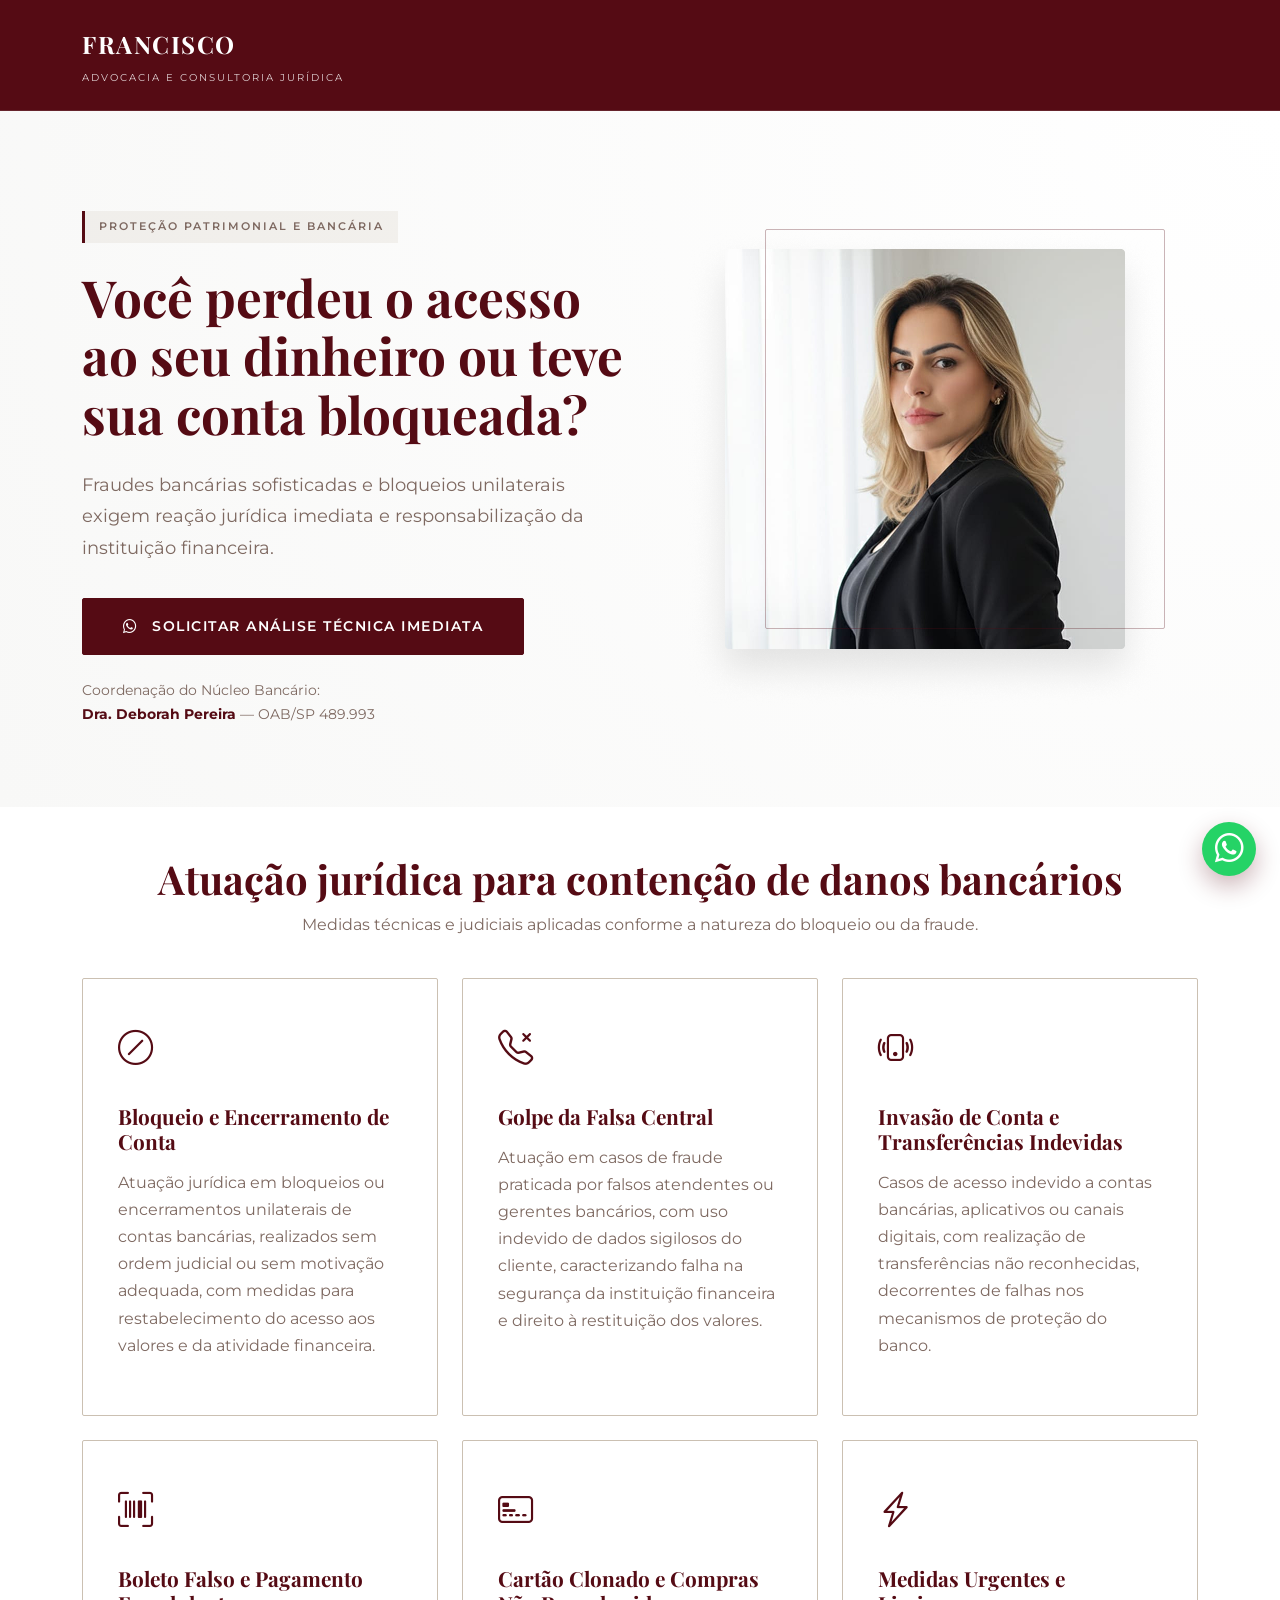
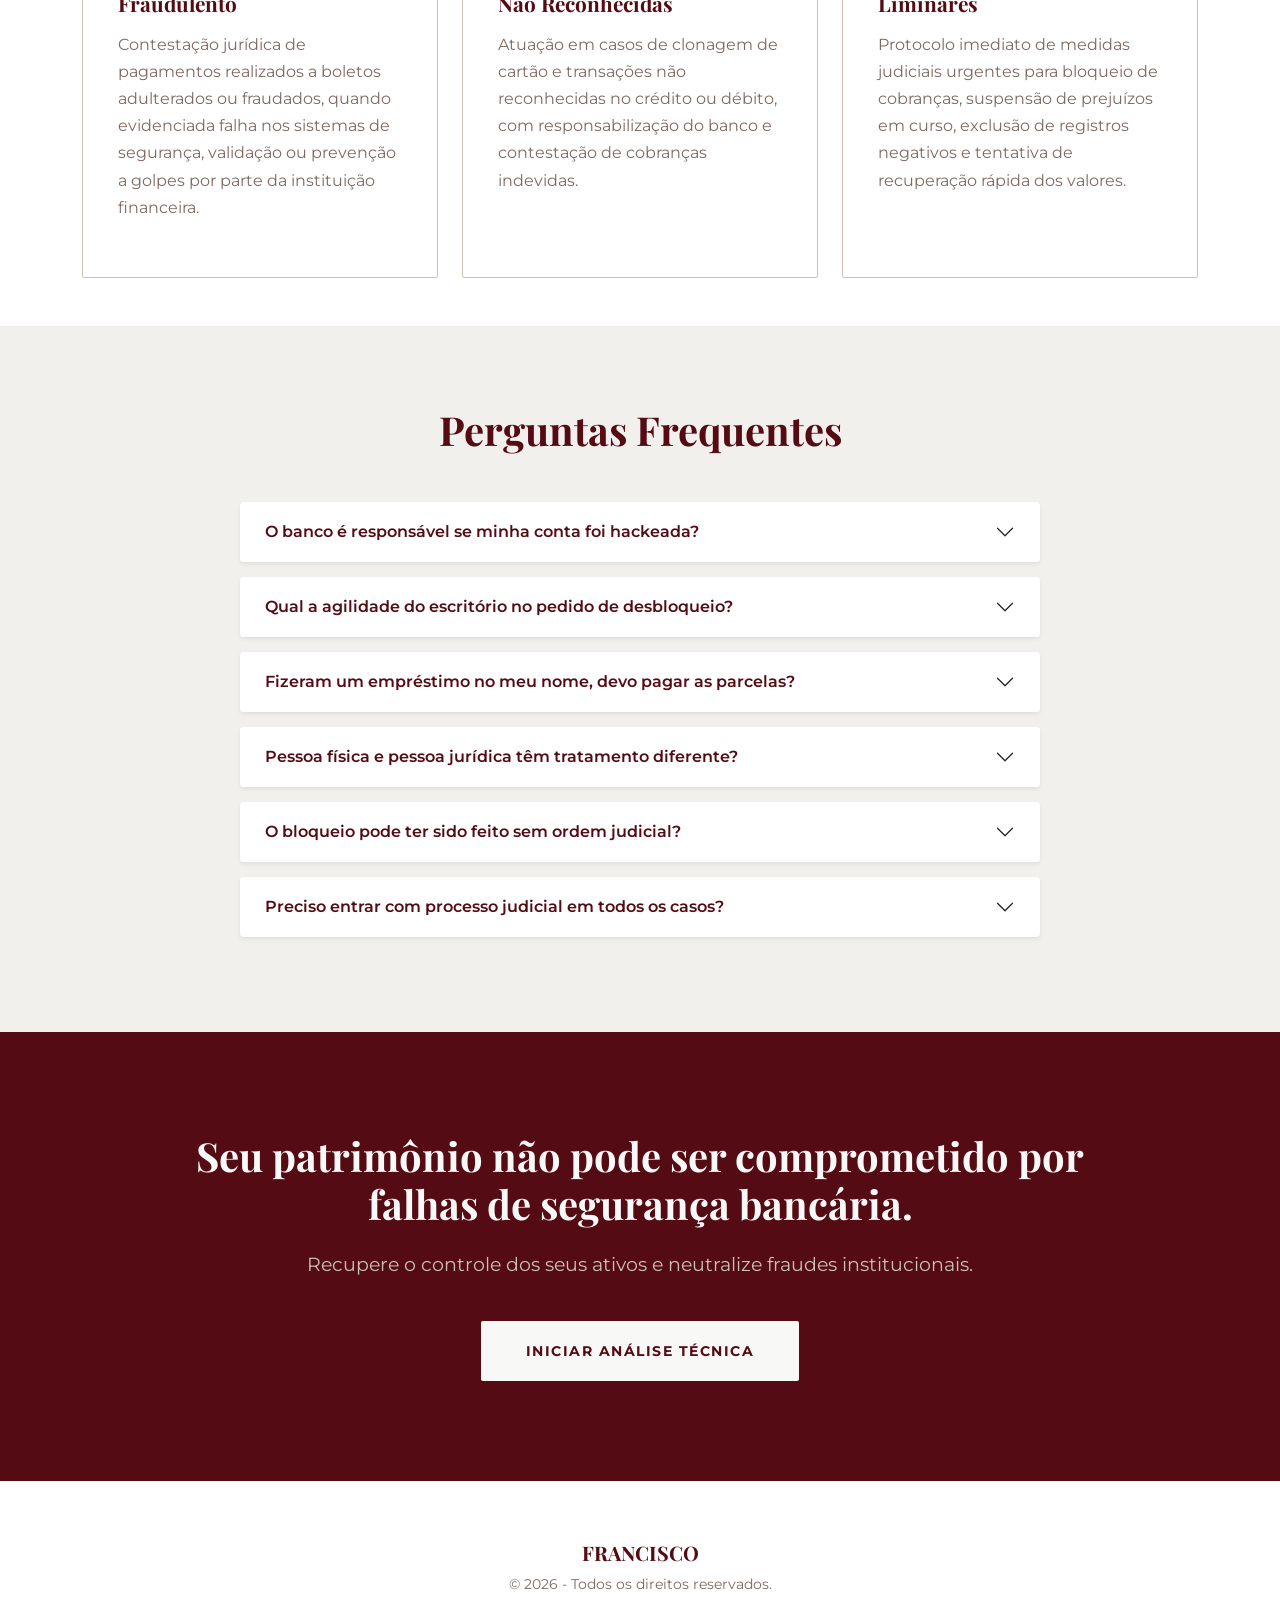
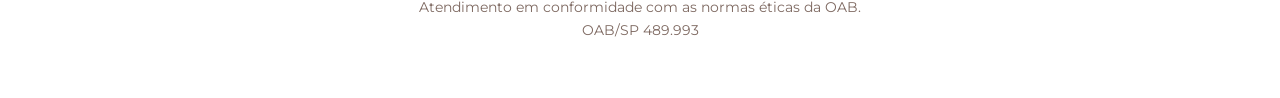
<file: direitobancario.html>
<!DOCTYPE html>
<html lang="pt-br">
<head>
    <!-- Google Tag Manager -->
        <script>(function(w,d,s,l,i){w[l]=w[l]||[];w[l].push({'gtm.start':
        new Date().getTime(),event:'gtm.js'});var f=d.getElementsByTagName(s)[0],
        j=d.createElement(s),dl=l!='dataLayer'?'&l='+l:'';j.async=true;j.src=
        'https://www.googletagmanager.com/gtm.js?id='+i+dl;f.parentNode.insertBefore(j,f);
        })(window,document,'script','dataLayer','GTM-MW98ZZ6X');</script>
    <!-- End Google Tag Manager -->
    
    <meta charset="UTF-8">
    <meta name="viewport" content="width=device-width, initial-scale=1.0">
    <title>Francisco Advogados | Direito Bancário, Fraudes e Desbloqueios</title>
    
    <link href="https://fonts.googleapis.com/css2?family=Playfair+Display:wght@600;700&family=Montserrat:wght@300;400;500;600;700&display=swap" rel="stylesheet">
    <link href="https://cdn.jsdelivr.net/npm/bootstrap@5.3.0/dist/css/bootstrap.min.css" rel="stylesheet">
    <link rel="stylesheet" href="https://cdn.jsdelivr.net/npm/bootstrap-icons@1.11.3/font/bootstrap-icons.min.css">

    <link rel="stylesheet" href="css/style.css">
    <link rel="icon" type="image/png" href="media/favicon.ico">
</head>
<body>

    <!-- Google Tag Manager (noscript) -->
        <noscript><iframe src="https://www.googletagmanager.com/ns.html?id=GTM-MW98ZZ6X"
        height="0" width="0" style="display:none;visibility:hidden"></iframe></noscript>
    <!-- End Google Tag Manager (noscript) -->
    
    
    <!-- NAV DESKTOP -->
     <nav class="navbar sticky-top d-none d-lg-block">
        <div class="container d-flex justify-content-between align-items-center">
            <a class="brand-name" href="index.html"> FRANCISCO 
                <span class="nav-tagline">ADVOCACIA E CONSULTORIA JURÍDICA</span> 
            </a>
         </div> 
        </nav> 
     
     <!-- NAV MOBILE -->
      <nav class="navbar sticky-top d-lg-none">
        <div class="container d-flex justify-content-center align-items-center text-center">
            <a class="brand-name" href="index.html"> FRANCISCO 
                <span class="nav-tagline">ADVOCACIA E CONSULTORIA JURÍDICA</span>
            </a>
        </div>
    </nav>

    <header class="hero">
        <div class="container">
            <div class="row align-items-center">
                <div class="col-lg-6">
                    <span class="badge-status">Proteção Patrimonial e Bancária</span>
                    <h1>Você perdeu o acesso ao seu dinheiro ou teve sua conta bloqueada?</h1>
                    <p>
                        Fraudes bancárias sofisticadas e bloqueios unilaterais exigem reação jurídica imediata e responsabilização da instituição financeira.                    </p>
                    <a href="https://wa.me/5511920016400?text=Ol%C3%A1!%20Vim%20pelo%20site%20do%20Francisco%20Advogados.%0A%0APreciso%20de%20ajuda%20com%20um%20caso%20de%20bloqueio%20ou%20fraude%20banc%C3%A1ria." onclick="dispararConversao()" class="btn-vinho">
                        <i class="bi bi-whatsapp me-2"></i> Solicitar Análise Técnica Imediata
                    </a>
                    <div class="mt-4 small" style="color: var(--taupe);">
                        Coordenação do Núcleo Bancário: <br> <strong style="color: var(--deep-wine);">Dra. Deborah Pereira</strong> — OAB/SP 489.993
                    </div>
                </div>
                <div class="col-lg-6 text-center">
                    <div class="img-container">
                        <img src="media/dra-deborah-pereira.webp" alt="Dra. Deborah Pereira" class="img-fluid">
                    </div>
                </div>
            </div>
        </div>
    </header>

    <section class="py-5 bg-custom-light">
        <div class="container">
            <div class="row text-center mb-4">
                <div class="col-12">
                    <h1 class="section-title">Atuação jurídica para contenção de danos bancários</h1>
                    <p class="text-muted-custom">Medidas técnicas e judiciais aplicadas conforme a natureza do bloqueio ou da fraude.</p>
                </div>
            </div>
            <div class="row g-4">
                <div class="col-md-4">
                    <div class="card-dor h-100">
                    <i class="bi bi-slash-circle"></i>
                    <h3>Bloqueio e Encerramento de Conta</h3>
                    <p class="text-muted-custom">
                        Atuação jurídica em bloqueios ou encerramentos unilaterais de contas bancárias,
                        realizados sem ordem judicial ou sem motivação adequada, com medidas para
                        restabelecimento do acesso aos valores e da atividade financeira.
                    </p>
                    </div>
                </div>

                <div class="col-md-4">
                    <div class="card-dor h-100">
                    <i class="bi bi-telephone-x"></i>
                    <h3>Golpe da Falsa Central</h3>
                    <p class="text-muted-custom">
                        Atuação em casos de fraude praticada por falsos atendentes ou gerentes bancários,
                        com uso indevido de dados sigilosos do cliente, caracterizando falha na segurança
                        da instituição financeira e direito à restituição dos valores.
                    </p>
                    </div>
                </div>

                <div class="col-md-4">
                    <div class="card-dor h-100">
                    <i class="bi bi-phone-vibrate"></i>
                    <h3>Invasão de Conta e Transferências Indevidas</h3>
                    <p class="text-muted-custom">
                        Casos de acesso indevido a contas bancárias, aplicativos ou canais digitais,
                        com realização de transferências não reconhecidas, decorrentes de falhas nos
                        mecanismos de proteção do banco.
                    </p>
                    </div>
                </div>

                <div class="col-md-4">
                    <div class="card-dor h-100">
                    <i class="bi bi-upc-scan"></i>
                    <h3>Boleto Falso e Pagamento Fraudulento</h3>
                    <p class="text-muted-custom">
                        Contestação jurídica de pagamentos realizados a boletos adulterados ou fraudados,
                        quando evidenciada falha nos sistemas de segurança, validação ou prevenção a golpes
                        por parte da instituição financeira.
                    </p>
                    </div>
                </div>

                <div class="col-md-4">
                    <div class="card-dor h-100">
                    <i class="bi bi-credit-card-2-front"></i>
                    <h3>Cartão Clonado e Compras Não Reconhecidas</h3>
                    <p class="text-muted-custom">
                        Atuação em casos de clonagem de cartão e transações não reconhecidas no crédito
                        ou débito, com responsabilização do banco e contestação de cobranças indevidas.
                    </p>
                    </div>
                </div>

                <div class="col-md-4">
                    <div class="card-dor h-100">
                    <i class="bi bi-lightning-charge"></i>
                    <h3>Medidas Urgentes e Liminares</h3>
                    <p class="text-muted-custom">
                        Protocolo imediato de medidas judiciais urgentes para bloqueio de cobranças,
                        suspensão de prejuízos em curso, exclusão de registros negativos e tentativa
                        de recuperação rápida dos valores.
                    </p>
                    </div>
                </div>
            </div>


        </div>
    </section>

    <section class="faq-section">
        <div class="container">
            <h1 class="text-center mb-5">Perguntas Frequentes</h1>
            <div class="accordion mx-auto" id="faqAccordion" style="max-width: 800px;">
                <div class="accordion-item shadow-sm border-0">
                    <h2 class="accordion-header">
                        <button class="accordion-button collapsed" type="button" data-bs-toggle="collapse" data-bs-target="#collapseOne">
                            O banco é responsável se minha conta foi hackeada?
                        </button>
                    </h2>
                    <div id="collapseOne" class="accordion-collapse collapse" data-bs-parent="#faqAccordion">
                        <div class="accordion-body">
                            Em muitos casos, sim. Especialmente quando há falha na segurança do sistema ou ausência de mecanismos adequados de proteção. Cada situação exige análise técnica individual.
                        </div>
                    </div>
                </div>
                <div class="accordion-item shadow-sm border-0">
                    <h2 class="accordion-header">
                        <button class="accordion-button collapsed" type="button" data-bs-toggle="collapse" data-bs-target="#collapseTwo">
                            Qual a agilidade do escritório no pedido de desbloqueio?
                        </button>
                    </h2>
                    <div id="collapseTwo" class="accordion-collapse collapse" data-bs-parent="#faqAccordion">
                        <div class="accordion-body">
                            Após a análise inicial, as medidas cabíveis podem ser protocoladas em até 48 horas, conforme a complexidade do caso e a documentação apresentada.
                        </div>
                    </div>
                </div>
                <div class="accordion-item shadow-sm border-0">
                    <h2 class="accordion-header">
                        <button class="accordion-button collapsed" type="button" data-bs-toggle="collapse" data-bs-target="#collapseThree">
                            Fizeram um empréstimo no meu nome, devo pagar as parcelas?
                        </button>
                    </h2>
                    <div id="collapseThree" class="accordion-collapse collapse" data-bs-parent="#faqAccordion">
                        <div class="accordion-body">
                            Não necessariamente. Em situações de fraude, é possível discutir judicialmente a validade do contrato e buscar a suspensão das cobranças.
                        </div>
                    </div>
                </div>

                <div class="accordion-item shadow-sm border-0">
                    <h2 class="accordion-header">
                        <button class="accordion-button collapsed" type="button" data-bs-toggle="collapse" data-bs-target="#collapseThree">
                            Pessoa física e pessoa jurídica têm tratamento diferente?
                        </button>
                    </h2>
                    <div id="collapseThree" class="accordion-collapse collapse" data-bs-parent="#faqAccordion">
                        <div class="accordion-body">
                            Sim. Contas de pessoa jurídica possuem particularidades contratuais e operacionais que exigem análise específica, especialmente quando há impacto no capital de giro ou na atividade empresarial.
                        </div>
                    </div>
                </div>

                <div class="accordion-item shadow-sm border-0">
                    <h2 class="accordion-header">
                        <button class="accordion-button collapsed" type="button" data-bs-toggle="collapse" data-bs-target="#collapseThree">
                            O bloqueio pode ter sido feito sem ordem judicial?
                        </button>
                    </h2>
                    <div id="collapseThree" class="accordion-collapse collapse" data-bs-parent="#faqAccordion">
                        <div class="accordion-body">
                            Sim. Instituições financeiras podem realizar bloqueios administrativos em determinadas situações, o que não impede a análise jurídica da legalidade da medida.
                        </div>
                    </div>
                </div>

                <div class="accordion-item shadow-sm border-0">
                    <h2 class="accordion-header">
                        <button class="accordion-button collapsed" type="button" data-bs-toggle="collapse" data-bs-target="#collapseThree">
                            Preciso entrar com processo judicial em todos os casos?
                        </button>
                    </h2>
                    <div id="collapseThree" class="accordion-collapse collapse" data-bs-parent="#faqAccordion">
                        <div class="accordion-body">
                            Não. Cada caso é avaliado individualmente. Em algumas situações, medidas extrajudiciais ou administrativas podem ser adotadas antes da via judicial.
                        </div>
                    </div>
                </div>
            </div>
        </div>
    </section>

    <section class="cta-final text-center" id="action">
        <div class="container w-75">
            <h2>Seu patrimônio não pode ser comprometido por falhas de segurança bancária.</h2>
            <p>Recupere o controle dos seus ativos e neutralize fraudes institucionais.</p>
            <a href="https://wa.me/5511920016400?text=Ol%C3%A1!%20Vim%20pelo%20site%20do%20Francisco%20Advogados.%0A%0AGostaria%20de%20uma%20an%C3%A1lise%20sobre%20bloqueio%20ou%20fraude%20banc%C3%A1ria." onclick="dispararConversao()" class="btn-final">INICIAR ANÁLISE TÉCNICA</a>
        </div>
    </section>

    <footer class="footer-custom text-center">
    <div class="container">
        <h5 class="footer-brand">FRANCISCO</h5>
        <p class="footer-text mb-0">
        © 2026 - Todos os direitos reservados.
        </p>
        <p class="footer-text">Atendimento em conformidade com as normas éticas da OAB.
        <br>
        OAB/SP 489.993
        </p>
    </div>
    </footer>

    <script src="https://cdn.jsdelivr.net/npm/bootstrap@5.3.0/dist/js/bootstrap.bundle.min.js"></script>
    
    <a href="https://wa.me/5511920016400?text=Ol%C3%A1!%20Vim%20pelo%20site%20do%20Francisco%20Advogados.%0A%0AGostaria%20de%20uma%20an%C3%A1lise%20sobre%20bloqueio%20ou%20fraude%20banc%C3%A1ria." onclick="dispararConversao()" class="whatsapp-float" aria-label="Contato via WhatsApp">
    <i class="bi bi-whatsapp"></i>
    </a>

</body>
</html>
</file>
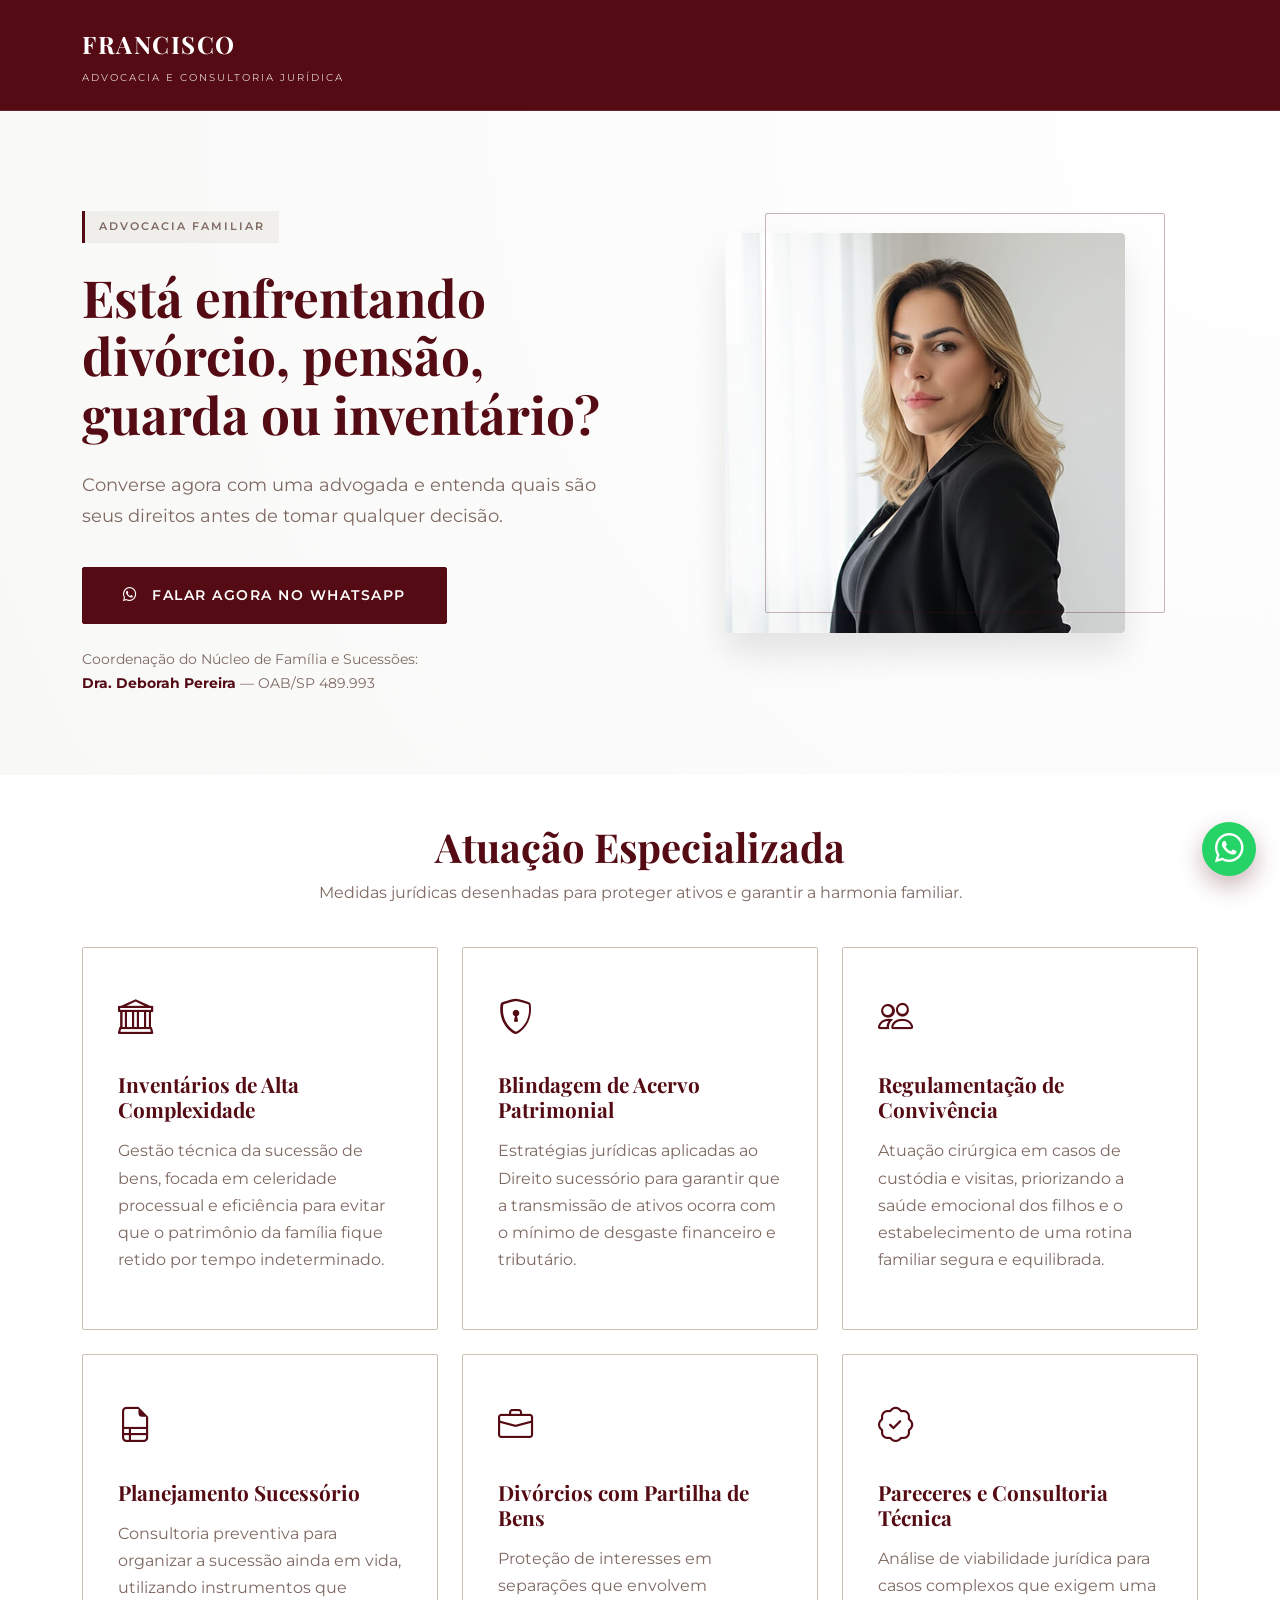
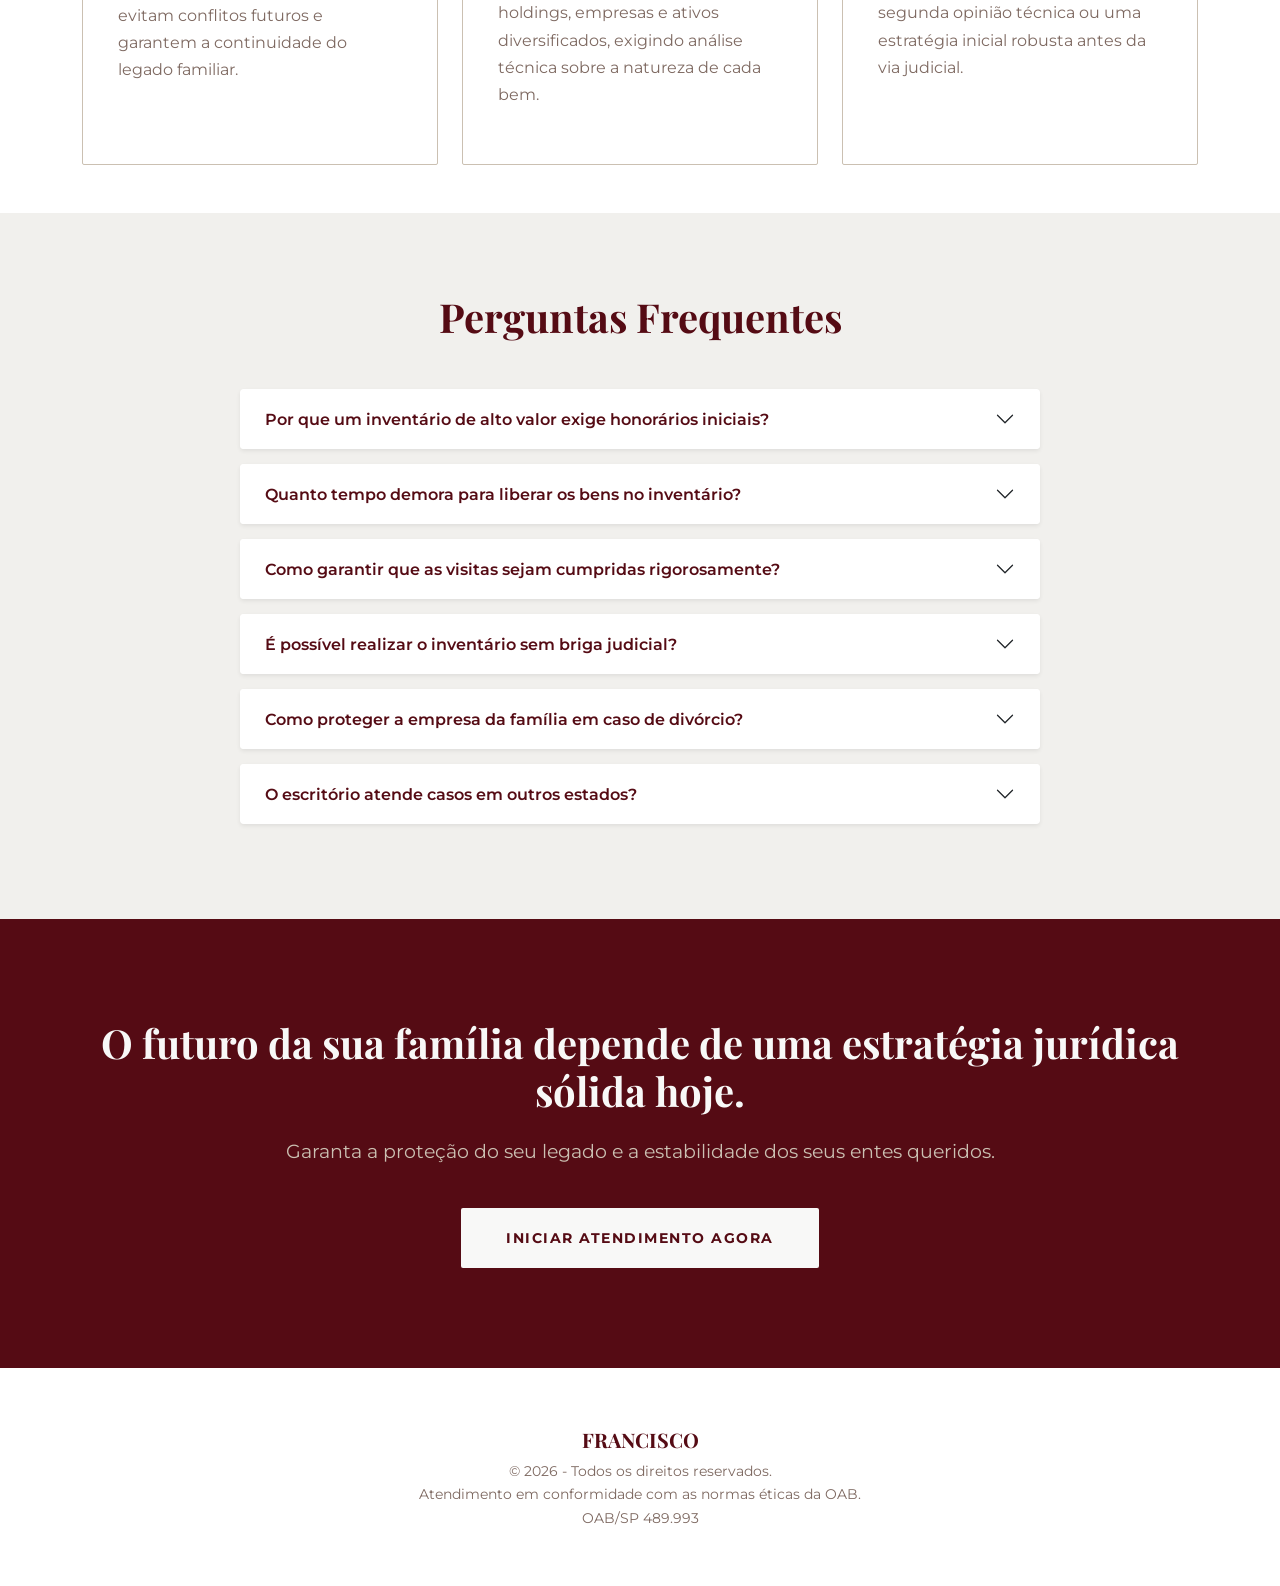
<file: direitodefamilia.html>
<!DOCTYPE html>
<html lang="pt-br">
<head>
    <!-- Google Tag Manager -->
        <script>(function(w,d,s,l,i){w[l]=w[l]||[];w[l].push({'gtm.start':
        new Date().getTime(),event:'gtm.js'});var f=d.getElementsByTagName(s)[0],
        j=d.createElement(s),dl=l!='dataLayer'?'&l='+l:'';j.async=true;j.src=
        'https://www.googletagmanager.com/gtm.js?id='+i+dl;f.parentNode.insertBefore(j,f);
        })(window,document,'script','dataLayer','GTM-KS8Z257P');</script>
    <!-- End Google Tag Manager -->
     

    <meta charset="UTF-8">
    <meta name="viewport" content="width=device-width, initial-scale=1.0">
    <title>Francisco Advogados | Inventários de Alto Valor e Direito de Família</title>
    
    <link href="https://fonts.googleapis.com/css2?family=Playfair+Display:wght@600;700&family=Montserrat:wght@300;400;500;600;700&display=swap" rel="stylesheet">
    <link href="https://cdn.jsdelivr.net/npm/bootstrap@5.3.0/dist/css/bootstrap.min.css" rel="stylesheet">
    <link rel="stylesheet" href="https://cdn.jsdelivr.net/npm/bootstrap-icons@1.11.3/font/bootstrap-icons.min.css">

    <link rel="stylesheet" href="css/style.css">
    <link rel="icon" type="image/png" href="media/favicon.ico">
</head>
<body>
    
    <!-- Google Tag Manager (noscript) -->
    <noscript><iframe src="https://www.googletagmanager.com/ns.html?id=GTM-KS8Z257P"
    height="0" width="0" style="display:none;visibility:hidden"></iframe></noscript>
    <!-- End Google Tag Manager (noscript) -->

    <nav class="navbar sticky-top d-none d-lg-block">
        <div class="container d-flex justify-content-between align-items-center">
            <a class="brand-name" href="index.html"> FRANCISCO 
                <span class="nav-tagline">ADVOCACIA E CONSULTORIA JURÍDICA</span> 
            </a>
         </div> 
        </nav> 
     
     <nav class="navbar sticky-top d-lg-none">
        <div class="container d-flex justify-content-center align-items-center text-center">
            <a class="brand-name" href="index.html"> FRANCISCO 
                <span class="nav-tagline">ADVOCACIA E CONSULTORIA JURÍDICA</span>
            </a>
        </div>
    </nav>

    <header class="hero" id="main topo">
        <div class="container">
            <div class="row align-items-center">
                <div class="col-lg-6">
                    <span class="badge-status">Advocacia Familiar</span>
                    <h1>Está enfrentando divórcio, pensão, guarda ou inventário?</h1>
                    <p>Converse agora com uma advogada e entenda quais são seus direitos antes de tomar qualquer decisão.
                    </p>
                    
                    <a href="https://wa.me/5511920016400?text=Ol%C3%A1%2C%20Dra.%20Thayna%20Francisco.%20Solicito%20uma%20an%C3%A1lise%20estrat%C3%A9gica%20de%20Direito%20de%20Fam%C3%ADlia%2FSucess%C3%B5es%20na%20Francisco%20Advocacia.%20Aguardo%20orienta%C3%A7%C3%B5es." onclick="dispararConversao()" class="btn-vinho">
                        <i class="bi bi-whatsapp me-2"></i> FALAR AGORA NO WHATSAPP
                    </a>
                    <div class="mt-4 small" style="color: var(--taupe);">
                        Coordenação do Núcleo de Família e Sucessões: <br> <strong style="color: var(--deep-wine);">Dra. Deborah Pereira</strong> — OAB/SP 489.993
                    </div>
                </div>
                <div class="col-lg-6 text-center">
                    <div class="img-container">
                        <img src="media/dra-deborah-pereira.webp" alt="Dra. Deborah Pereira" class="img-fluid">
                    </div>
                </div>
            </div>
        </div>
    </header>

    <section class="py-5 bg-custom-light">
        <div class="container">
            <div class="row text-center mb-4">
                <div class="col-12">
                    <h1 class="section-title">Atuação Especializada</h1>
                    <p class="text-muted-custom">Medidas jurídicas desenhadas para proteger ativos e garantir a harmonia familiar.</p>
                </div>
            </div>
            <div class="row g-4">
                <div class="col-md-4">
                    <div class="card-dor h-100">
                    <i class="bi bi-bank"></i>
                    <h3>Inventários de Alta Complexidade</h3>
                    <p class="text-muted-custom">
                        Gestão técnica da sucessão de bens, focada em celeridade processual e eficiência para evitar que o patrimônio da família fique retido por tempo indeterminado.
                    </p>
                    </div>
                </div>

                <div class="col-md-4">
                    <div class="card-dor h-100">
                    <i class="bi bi-shield-lock"></i>
                    <h3>Blindagem de Acervo Patrimonial</h3>
                    <p class="text-muted-custom">
                        Estratégias jurídicas aplicadas ao Direito sucessório para garantir que a transmissão de ativos ocorra com o mínimo de desgaste financeiro e tributário.
                    </p>
                    </div>
                </div>

                <div class="col-md-4">
                    <div class="card-dor h-100">
                    <i class="bi bi-people"></i>
                    <h3>Regulamentação de Convivência</h3>
                    <p class="text-muted-custom">
                        Atuação cirúrgica em casos de custódia e visitas, priorizando a saúde emocional dos filhos e o estabelecimento de uma rotina familiar segura e equilibrada.
                    </p>
                    </div>
                </div>

                <div class="col-md-4">
                    <div class="card-dor h-100">
                    <i class="bi bi-file-earmark-ruled"></i>
                    <h3>Planejamento Sucessório</h3>
                    <p class="text-muted-custom">
                        Consultoria preventiva para organizar a sucessão ainda em vida, utilizando instrumentos que evitam conflitos futuros e garantem a continuidade do legado familiar.
                    </p>
                    </div>
                </div>

                <div class="col-md-4">
                    <div class="card-dor h-100">
                    <i class="bi bi-briefcase"></i>
                    <h3>Divórcios com Partilha de Bens</h3>
                    <p class="text-muted-custom">
                        Proteção de interesses em separações que envolvem holdings, empresas e ativos diversificados, exigindo análise técnica sobre a natureza de cada bem.
                    </p>
                    </div>
                </div>

                <div class="col-md-4">
                    <div class="card-dor h-100">
                    <i class="bi bi-patch-check"></i>
                    <h3>Pareceres e Consultoria Técnica</h3>
                    <p class="text-muted-custom">
                        Análise de viabilidade jurídica para casos complexos que exigem uma segunda opinião técnica ou uma estratégia inicial robusta antes da via judicial.
                    </p>
                    </div>
                </div>
            </div>


        </div>
    </section>

    <section class="faq-section">
        <div class="container">
            <h1 class="text-center mb-5">Perguntas Frequentes</h1>
            <div class="accordion mx-auto" id="faqAccordion" style="max-width: 800px;">
                <div class="accordion-item shadow-sm border-0">
                    <h2 class="accordion-header">
                        <button class="accordion-button collapsed" type="button" data-bs-toggle="collapse" data-bs-target="#collapseOne">
                            Por que um inventário de alto valor exige honorários iniciais?
                        </button>
                    </h2>
                    <div id="collapseOne" class="accordion-collapse collapse" data-bs-parent="#faqAccordion">
                        <div class="accordion-body">
                            Demandas de alto patrimônio exigem uma análise estratégica profunda antes mesmo do protocolo. Os honorários iniciais garantem a dedicação técnica necessária para mapear riscos tributários e evitar que o processo se arraste por anos, o que custaria muito mais caro em perdas de ativos.
                        </div>
                    </div>
                </div>
                <div class="accordion-item shadow-sm border-0">
                    <h2 class="accordion-header">
                        <button class="accordion-button collapsed" type="button" data-bs-toggle="collapse" data-bs-target="#collapseTwo">
                            Quanto tempo demora para liberar os bens no inventário?
                        </button>
                    </h2>
                    <div id="collapseTwo" class="accordion-collapse collapse" data-bs-parent="#faqAccordion">
                        <div class="accordion-body">
                            O tempo varia conforme a harmonia entre herdeiros e a organização documental. Com uma condução técnica assertiva, é possível utilizar alvarás judiciais para manter a liquidez da família enquanto o processo tramita.
                        </div>
                    </div>
                </div>
                <div class="accordion-item shadow-sm border-0">
                    <h2 class="accordion-header">
                        <button class="accordion-button collapsed" type="button" data-bs-toggle="collapse" data-bs-target="#collapseThree">
                            Como garantir que as visitas sejam cumpridas rigorosamente?
                        </button>
                    </h2>
                    <div id="collapseThree" class="accordion-collapse collapse" data-bs-parent="#faqAccordion">
                        <div class="accordion-body">
                            Através de um plano de convivência detalhado e homologado judicialmente, que preveja mecanismos de fiscalização e proteção contra alienação parental ou descumprimentos unilaterais.
                        </div>
                    </div>
                </div>

                <div class="accordion-item shadow-sm border-0">
                    <h2 class="accordion-header">
                        <button class="accordion-button collapsed" type="button" data-bs-toggle="collapse" data-bs-target="#collapseFour">
                            É possível realizar o inventário sem briga judicial?
                        </button>
                    </h2>
                    <div id="collapseFour" class="accordion-collapse collapse" data-bs-parent="#faqAccordion">
                        <div class="accordion-body">
                            Sim. Se houver consenso entre herdeiros maiores e capazes, o inventário extrajudicial em cartório é o caminho mais rápido e eficiente para a partilha de bens.
                        </div>
                    </div>
                </div>

                <div class="accordion-item shadow-sm border-0">
                    <h2 class="accordion-header">
                        <button class="accordion-button collapsed" type="button" data-bs-toggle="collapse" data-bs-target="#collapseFive">
                            Como proteger a empresa da família em caso de divórcio?
                        </button>
                    </h2>
                    <div id="collapseFive" class="accordion-collapse collapse" data-bs-parent="#faqAccordion">
                        <div class="accordion-body">
                            É necessário analisar o regime de bens e o contrato social. Muitas vezes, medidas de blindagem societária e acordos pré-nupciais ou de convivência são as chaves para evitar que a operação do negócio seja afetada.
                        </div>
                    </div>
                </div>

                <div class="accordion-item shadow-sm border-0">
                    <h2 class="accordion-header">
                        <button class="accordion-button collapsed" type="button" data-bs-toggle="collapse" data-bs-target="#collapseSix">
                            O escritório atende casos em outros estados?
                        </button>
                    </h2>
                    <div id="collapseSix" class="accordion-collapse collapse" data-bs-parent="#faqAccordion">
                        <div class="accordion-body">
                            Sim. Graças ao processo digital, atuamos em todo o território nacional, mantendo o mesmo padrão de excelência e atendimento personalizado via canais digitais ou reuniões estratégicas.
                        </div>
                    </div>
                </div>
            </div>
        </div>
    </section>

    <section class="cta-final text-center" id="action">
        <div class="container w-100">
            <h2>O futuro da sua família depende de uma estratégia jurídica sólida hoje.</h2>
            <p>Garanta a proteção do seu legado e a estabilidade dos seus entes queridos.</p>
            <a href="https://wa.me/5511920016400?text=Ol%C3%A1%2C%20Dra.%20Thayna%20Francisco.%20Solicito%20uma%20an%C3%A1lise%20estrat%C3%A9gica%20de%20Direito%20de%20Fam%C3%ADlia%2FSucess%C3%B5es%20na%20Francisco%20Advocacia.%20Aguardo%20orienta%C3%A7%C3%B5es." onclick="dispararConversao()" class="btn-final">INICIAR ATENDIMENTO AGORA</a>
        </div>
    </section>

    <footer class="footer-custom text-center">
    <div class="container">
        <h5 class="footer-brand">FRANCISCO</h5>
        <p class="footer-text mb-0">
        © 2026 - Todos os direitos reservados.
        </p>
        <p class="footer-text">Atendimento em conformidade com as normas éticas da OAB.
        <br>
        OAB/SP 489.993
        </p>
    </div>
    </footer>

    <script src="https://cdn.jsdelivr.net/npm/bootstrap@5.3.0/dist/js/bootstrap.bundle.min.js"></script>
    
    <a href="https://wa.me/5511920016400?text=Ol%C3%A1%2C%20Dra.%20Thayna%20Francisco.%20Solicito%20uma%20an%C3%A1lise%20estrat%C3%A9gica%20de%20Direito%20de%20Fam%C3%ADlia%2FSucess%C3%B5es%20na%20Francisco%20Advocacia.%20Aguardo%20orienta%C3%A7%C3%B5es."onclick="dispararConversao()" class="whatsapp-float" aria-label="Contato via WhatsApp">
    <i class="bi bi-whatsapp"></i>
    </a>

</body>
</html>
</file>
<file: css/style.css>
:root {
  /* PALETA OFICIAL */
  --deep-wine: #550B14;
  --off-white: #F8F8F7;
  --soft-beige: #CBC0B2;
  --taupe: #7E6961;
  --text-dark: #2c2c2c;
  
  /* Gold Matte Simulation */
  --gold-matte: #C5A059; 
  --gold-gradient: linear-gradient(135deg, #D4AF37 0%, #C5A059 100%);
}

body {
  background-color: var(--off-white);
  font-family: 'Montserrat', sans-serif;
  color: var(--text-dark);
  line-height: 1.7;
}

/* TIPOGRAFIA GLOBAL */
h1, h2, h3, .brand-name, .step-number, .footer-brand {
  font-family: 'Playfair Display', serif;
  font-weight: 700;
  color: var(--deep-wine);
}

/* --- NAVBAR (Padronizada Dark Wine) --- */
.navbar {
  background-color: var(--deep-wine);
  padding: 1.5rem 0;
  border-bottom: 1px solid rgba(255,255,255,0.1);
}

.brand-name {
  color: #ffffff !important; /* Força branco sobre o fundo vinho */
  font-size: 1.5rem;
  letter-spacing: 1.5px;
  text-decoration: none;
  text-transform: uppercase;
}

.nav-tagline {
  font-size: 0.65rem;
  display: block;
  letter-spacing: 2px;
  color: rgba(255, 255, 255, 0.8);
  font-family: 'Montserrat', sans-serif;
  font-weight: 400;
  margin-top: 4px;
}

/* Botão Navbar (Outline Branco) */
.btn-outline-custom, 
.navbar .btn-outline-light { 
  /* Unificando classes para garantir o estilo */
  border: 1px solid #ffffff;
  color: #ffffff;
  background: transparent;
  border-radius: 4px;
  transition: all 0.3s ease;
  text-transform: uppercase;
  font-size: 0.85rem;
  letter-spacing: 1px;
  padding: 8px 24px;
  font-weight: 600;
  text-decoration: none;
}

.btn-outline-custom:hover,
.navbar .btn-outline-light:hover {
  background-color: #ffffff;
  color: var(--deep-wine);
}

/* --- HERO SECTION --- */
.hero {
  padding: 100px 0 80px;
  background: radial-gradient(circle at top right, #ffffff 0%, var(--off-white) 100%);
}

.hero h1 {
  font-size: 3.2rem;
  line-height: 1.15;
  margin-bottom: 25px;
}

.hero p {
  font-size: 1.15rem;
  color: var(--taupe);
  font-weight: 400;
  margin-bottom: 35px;
  max-width: 800px;
}

.badge-status {
  display: inline-block;
  padding: 6px 14px;
  background: rgba(203, 192, 178, 0.2);
  color: var(--taupe);
  font-weight: 600;
  font-size: 0.7rem;
  letter-spacing: 2px;
  text-transform: uppercase;
  margin-bottom: 25px;
  border-left: 3px solid var(--deep-wine);
}

.btn-hero-secondary {
  padding: 10px 28px;
  font-size: 0.85rem;
  letter-spacing: 1px;
  text-transform: uppercase;
  border-color: var(--taupe);
  color: var(--deep-wine);
}

.btn-hero-secondary:hover {
  background-color: var(--deep-wine);
  color: #fff;
  border-color: var(--deep-wine);
}


/* IMAGENS E EFEITOS */
.img-container {
  position: relative;
  display: inline-block;
}

.img-container::after {
  content: "";
  position: absolute;
  top: 0;
  right: 0;
  width: 400px;
  height: 400px;
  border: 1px solid var(--deep-wine);
  z-index: 1;
  border-radius: 2px;
  opacity: 0.3;
}

/* --- CARDS (Áreas e Dores) --- */
.bg-custom-light { background-color: #fff; }

.card-dor, .area-card {
  background: #fff;
  padding: 40px 35px;
  border: 1px solid var(--soft-beige);
  border-radius: 2px;
  height: 100%;
  transition: 0.4s;
  position: relative;
  overflow: hidden;
  display: block;
  text-decoration: none;
  color: inherit;
}

.card-dor:hover, .area-card:hover {
  border-color: var(--deep-wine);
  background: #fff;
  box-shadow: 0 15px 35px rgba(126, 105, 97, 0.1);
  transform: translateY(-5px);
}

.card-dor i, .area-card i {
  font-size: 2.2rem;
  color: var(--deep-wine);
  margin-bottom: 25px;
  display: block;
}

.card-dor h3, .area-card h3 {
  font-size: 1.3rem;
  margin-bottom: 15px;
  color: var(--deep-wine);
}

.text-muted-custom, .area-card p {
  color: var(--taupe) !important;
  font-weight: 400;
  font-size: 16px;
}

/* --- BOTÕES --- */
/* Botão Vinho Sólido */
.btn-vinho {
  background: var(--deep-wine);
  color: #fff !important;
  padding: 16px 40px;
  font-weight: 600;
  text-transform: uppercase;
  font-size: 0.85rem;
  letter-spacing: 1.5px;
  border-radius: 2px;
  transition: 0.3s;
  border: 1px solid var(--deep-wine);
  display: inline-block;
  text-decoration: none;
}
.btn-vinho:hover {
  background: #3a060c;
  transform: translateY(-2px);
  box-shadow: 0 10px 20px rgba(85,11,20,0.2);
}

/* Botão Cta Final */
.btn-final {
  background: var(--off-white) !important;
  color: var(--deep-wine) !important;
  padding: 18px 45px;
  font-weight: 700;
  text-transform: uppercase;
  font-size: 0.9rem;
  letter-spacing: 1.5px;
  border-radius: 2px;
  transition: 0.3s;
  border: none;
  display: inline-block;
  text-decoration: none;
}
.btn-gold:hover {
  transform: translateY(-3px);
  background: #d4af37;
  box-shadow: 0 10px 20px rgba(197, 160, 89, 0.3);
}

/* --- TIMELINE (Passo a Passo) --- */
.timeline-section { padding: 90px 0; background: #fff; }

.step-item { text-align: center; padding: 0 15px; }

.step-number {
  width: 60px;
  height: 60px;
  background: var(--deep-wine);
  color: #fff;
  border-radius: 50%;
  display: flex;
  align-items: center;
  justify-content: center;
  margin: 0 auto 25px;
  font-size: 1.5rem;
  border: 2px solid var(--off-white);
  box-shadow: 0 0 0 4px rgba(203, 192, 178, 0.3);
}

/* --- FAQ / ACCORDION --- */
.faq-section { 
  padding: 80px 0; 
  background: rgba(203, 192, 178, 0.15); 
}
.accordion-item { 
  border: 1px solid rgba(126, 105, 97, 0.1); 
  margin-bottom: 15px; 
  background: #fff;
  border-radius: 4px !important;
  overflow: hidden;
}
.accordion-button { 
  font-family: 'Montserrat', sans-serif; 
  font-weight: 600; 
  font-size: 1rem; 
  color: var(--deep-wine); 
  background: #fff;
  padding: 20px 25px;
}
.accordion-button:not(.collapsed) { 
  background-color: var(--off-white); 
  color: var(--deep-wine); 
  box-shadow: inset 0 -1px 0 rgba(0,0,0,0.05); 
  border-left: 4px solid var(--deep-wine);
}
.accordion-button:focus {
  box-shadow: none;
  border-color: rgba(0,0,0,0.05);
}
.accordion-body { 
  font-family: 'Montserrat', sans-serif; 
  font-size: 0.95rem; 
  color: var(--taupe); 
  padding: 25px;
  line-height: 1.8;
}

/* --- CTA FINAL --- */
.cta-final {
  padding: 100px 0;
  background-color: var(--deep-wine);
  color: var(--off-white);
}
.cta-final h2 {
  color: var(--off-white);
  font-size: 2.5rem;
  margin-bottom: 20px;
}
.cta-final p {
  color: var(--soft-beige);
  font-size: 1.2rem;
  margin-bottom: 40px;
}

/* --- SEÇÃO DE AUTORIDADE (HOME) --- */
.authority-section {
  padding: 70px 0;
  background: rgba(203,192,178,0.15);
}
.authority-section h2 {
    font-size: 2.5rem;
}
.authority-section p {
  max-width: 800px;
  margin: 0 auto;
  color: var(--taupe);
    font-size: 1.2rem;
}

/* --- FOOTER --- */
.footer-custom {
  background-color: #fff;
  padding-top: 60px;
  padding-bottom: 40px;
}
.footer-text {
  color: var(--taupe);
  font-size: 0.85rem;
}

/* ICON WHATSAPP */
.whatsapp-float {
  position: fixed;
  bottom: 24px;
  right: 24px;
  width: 54px;
  height: 54px;
  background-color: #25D366; /* deep wine */
  color: #ffffff;
  border-radius: 50%;
  display: flex;
  align-items: center;
  justify-content: center;
  font-size: 1.8rem;
  text-decoration: none;
  z-index: 999;
  box-shadow: 0 10px 25px rgba(85, 11, 20, 0.3);
  transition: transform 0.25s ease, box-shadow 0.25s ease;
}

.whatsapp-float:hover {
  transform: translateY(-3px);
  box-shadow: 0 14px 35px rgba(85, 11, 20, 0.4);
  color: #ffffff;
}

/* Estilização dos Cards Premium */
.card-dor-premium {
    background: #FFFFFF;
    border: 1px solid rgba(85, 11, 20, 0.08); /* Borda bordô quase invisível */
    padding: 45px 35px;
    display: block;
    text-decoration: none;
    transition: all 0.5s cubic-bezier(0.25, 0.8, 0.25, 1);
    position: relative;
    overflow: hidden;
}

.card-dor-premium:hover {
    transform: translateY(-10px);
    border-color: #550B14; /* Bordô Profundo */
    box-shadow: 0 20px 40px rgba(0, 0, 0, 0.05);
}

.card-dor-premium i {
    font-size: 2.2rem;
    color: #550B14;
    margin-bottom: 25px;
    display: block;
}

.card-dor-premium h3 {
    font-family: 'Playfair Display', serif;
    font-size: 1.4rem;
    color: #1A1A1A;
    margin-bottom: 20px;
    letter-spacing: 0.5px;
}

.card-dor-premium p {
    font-family: 'Montserrat', sans-serif;
    font-size: 0.95rem;
    line-height: 1.7;
    color: #666;
    margin-bottom: 30px;
}

/* Link interno do card */
.card-link {
    font-family: 'Montserrat', sans-serif;
    font-size: 0.75rem;
    font-weight: 700;
    text-transform: uppercase;
    letter-spacing: 2px;
    color: #550B14;
    display: flex;
    align-items: center;
    gap: 10px;
    transition: 0.3s;
}

.card-dor-premium:hover .card-link {
    gap: 15px;
}

/* --- MOBILE TWEAKS --- */
@media (max-width: 991px) {
  .hero { text-align: center; padding: 60px 0; }
  .hero p { margin: 0 auto 35px; }
  .img-container { margin-top: 50px; }
  .img-container::after { display: none; }
  .hero h1 { font-size: 2.2rem; }
  .navbar .brand-name { font-size: 1.2rem; }
}
</file>
